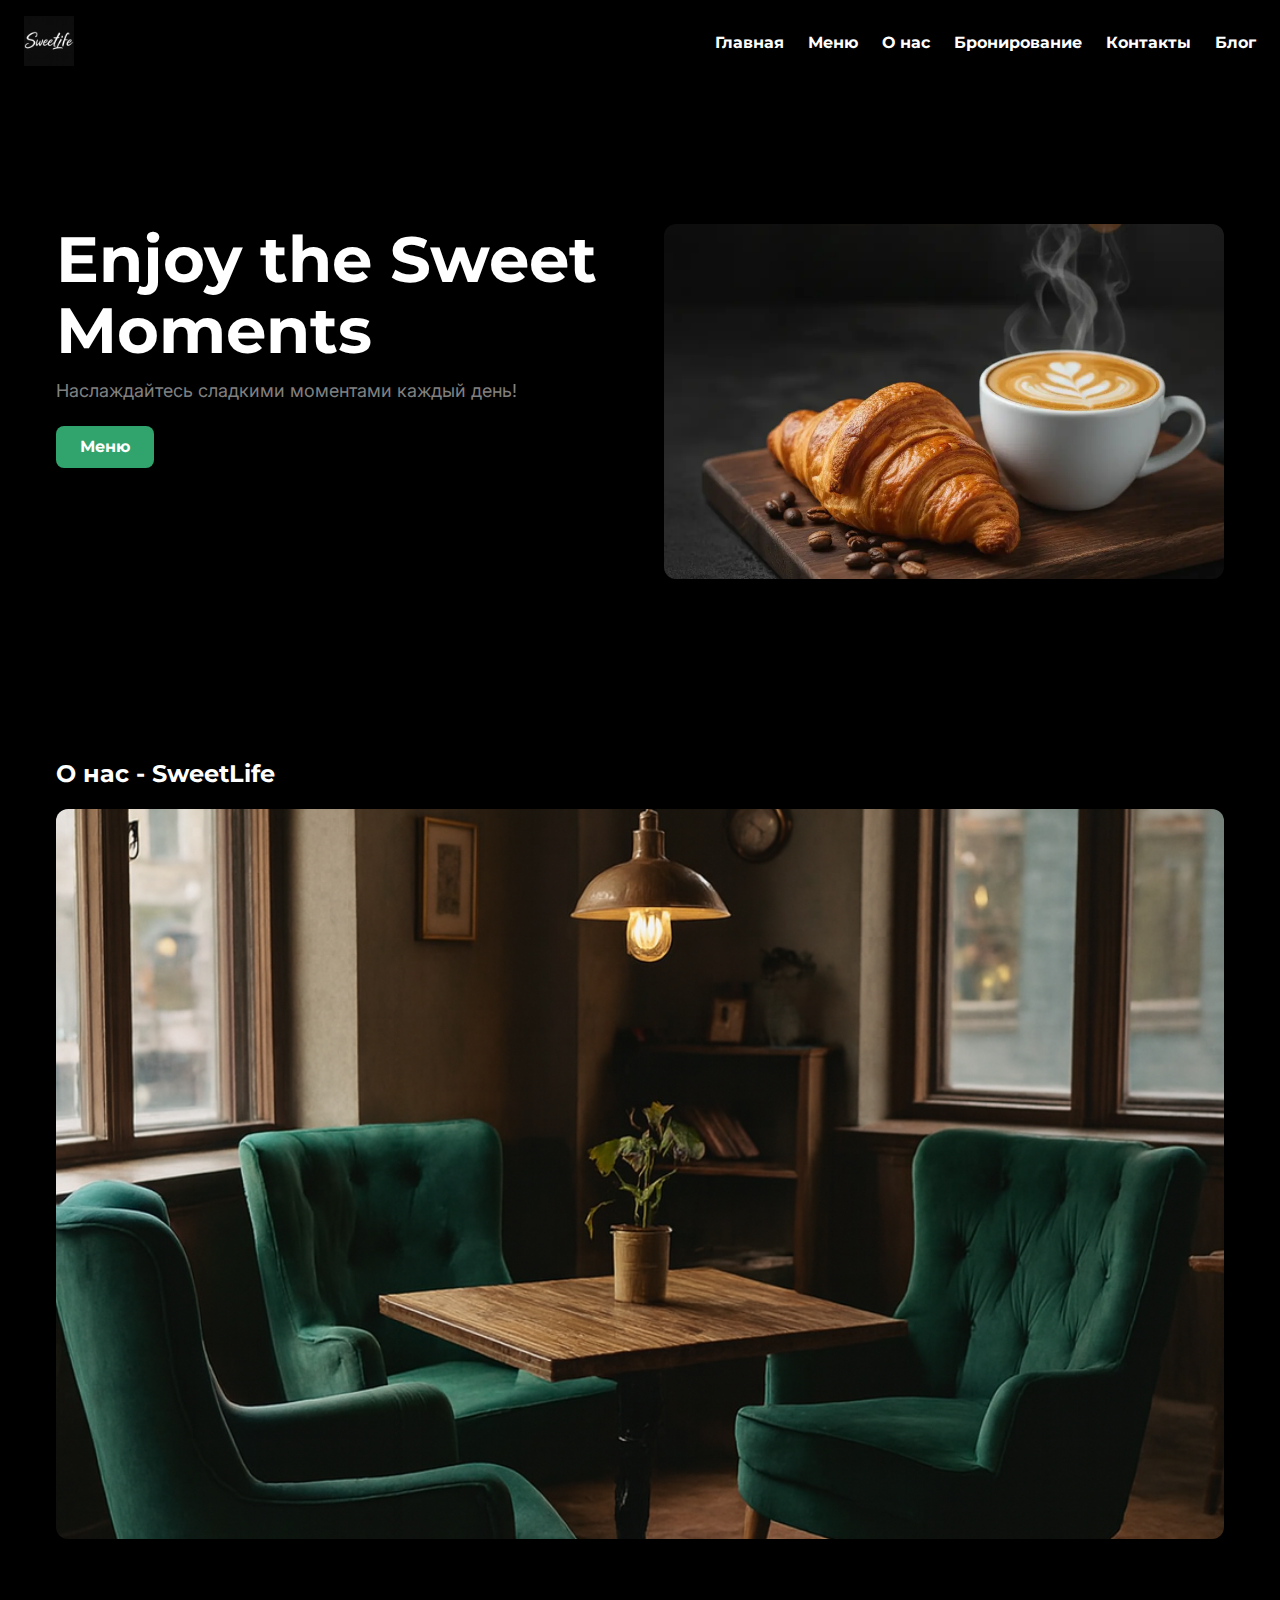
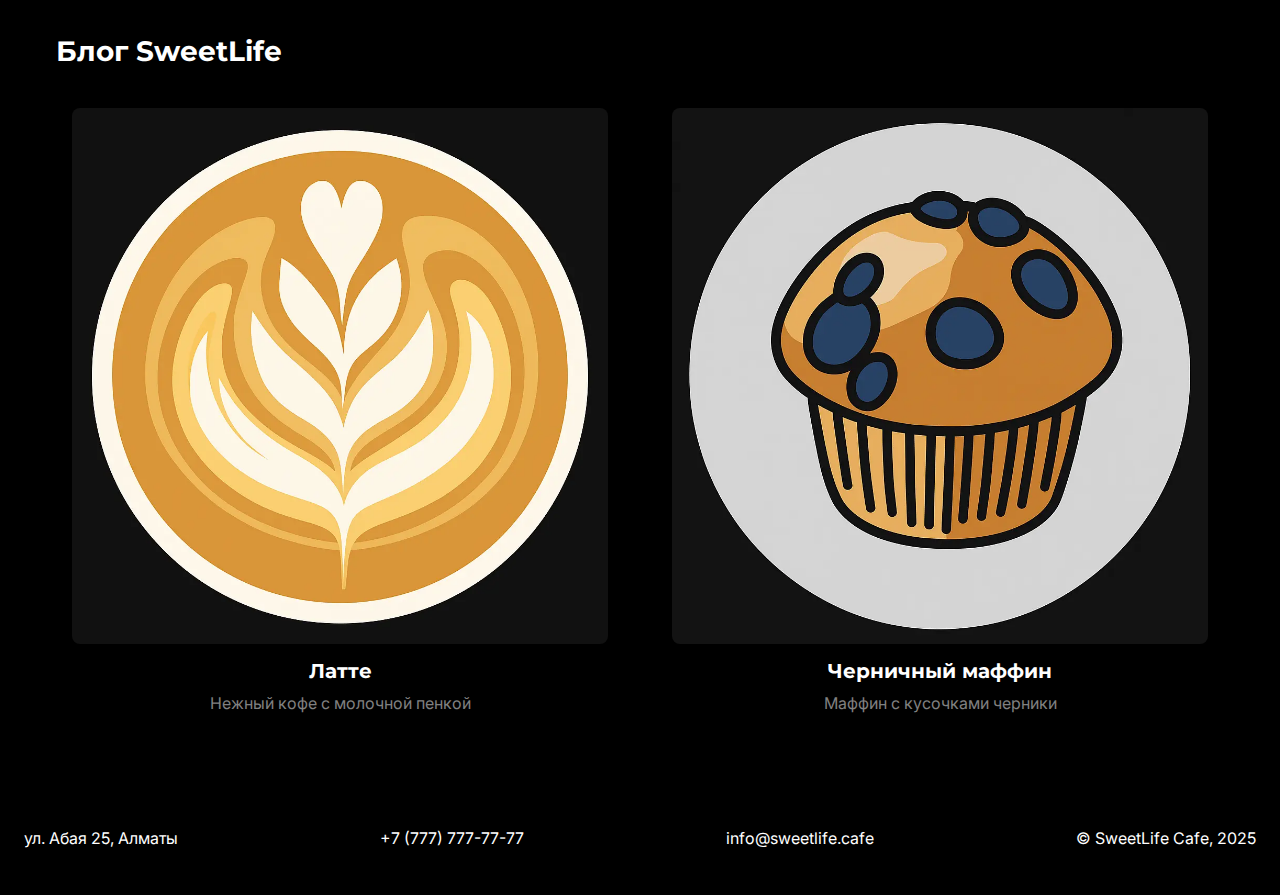
<file: index.html>
<!DOCTYPE html>
<html lang="ru">
<head>
  <meta charset="UTF-8">
  <meta name="viewport" content="width=device-width, initial-scale=1.0">
  <meta name="description" content="Добро пожаловать в SweetLife Cafe — уютное кафе в Алматы с ароматным кофе и свежей выпечкой. Откройте для себя сладкие моменты.">
  <link rel="icon" href="img/favicon.png" type="image/png" sizes="32x32">
  <link rel="preconnect" href="https://fonts.googleapis.com">
  <link rel="preconnect" href="https://fonts.gstatic.com" crossorigin>
  <link href="https://fonts.googleapis.com/css2?family=Inter:wght@400;600&family=Montserrat:wght@600;700&display=swap" rel="stylesheet">
  <link rel="stylesheet" href="css/normalize.css"> <!-- Стиль normalize.css -->
  <link rel="stylesheet" href="css/style.css">       <!-- Общий стиль и hamburger -->
  <link rel="stylesheet" href="css/index.css">       <!-- Специфика главной -->
  <link rel="stylesheet" href="css/responsive.css">  <!-- Адаптивные медиазапросы -->
  <title>Главная | SweetLife</title>
</head>
<body>
  <!-- Header -->
  <header class="site-header">
    <div class="logo">
      <a href="index.html">
        <img src="img/sweetlife-logo.webp" alt="SweetLife Cafe">
      </a>
    </div>

    <!-- Hamburger без JS -->
    <input type="checkbox" id="menu-toggle" class="menu-checkbox" aria-hidden="true">
    <label for="menu-toggle" class="menu-icon" aria-label="Открыть меню">☰</label>

    <nav aria-label="Основная навигация">
      <ul class="nav-links">
        <li><a href="index.html" aria-current="page">Главная</a></li>
        <li><a href="menu.html">Меню</a></li>
        <li><a href="about.html">О нас</a></li>
        <li><a href="reservation.html">Бронирование</a></li>
        <li><a href="contact.html">Контакты</a></li>
        <li><a href="blog.html">Блог</a></li>
      </ul>
    </nav>
  </header>

  <!-- Main -->
  <main>
    <!-- Hero -->
    <section class="hero">
      <div class="hero-container container">
        <div class="hero-text">
          <h1>Enjoy the Sweet Moments</h1>
          <p class="subtitle">Наслаждайтесь сладкими моментами каждый день!</p>
          <a class="btn" href="menu.html">Меню</a>
        </div>
        <div class="hero-media">
          <img src="img/menu-croissant-with-latte-2.webp" alt="Латте и круассан">
        </div>
      </div>
    </section>

    <!-- О нас -->
    <section class="info-row">
      <div class="info-block container">
        <h2><a href="about.html">О нас - SweetLife</a></h2>
        <div class="about-image">
          <img src="img/menu-home-about-us.webp" alt="Интерьер SweetLife Cafe">
        </div>
      </div>
    </section>

    <!-- Блог-превью -->
    <section class="blog-preview">
      <div class="container">
        <h2><a href="blog.html">Блог SweetLife</a></h2>
        <div class="blog-grid">
          <article class="blog-card">
            <img src="img/menu-latte.webp" alt="Латте">
            <h3>Латте</h3>
            <p>Нежный кофе с молочной пенкой</p>
          </article>

          <article class="blog-card">
            <img src="img/menu-blueberry-muffin.webp" alt="Черничный маффин">
            <h3>Черничный маффин</h3>
            <p>Маффин с кусочками черники</p>
          </article>
        </div>
      </div>
    </section>
  </main>

  <!-- Footer -->
    <footer>
    <div class="footer-container">
      <p>ул. Абая 25, Алматы</p>
      <p>+7 (777) 777-77-77</p>
      <p>info@sweetlife.cafe</p>
      <p>© SweetLife Cafe, 2025</p>
    </div>
  </footer>
</body>
</html>
</file>
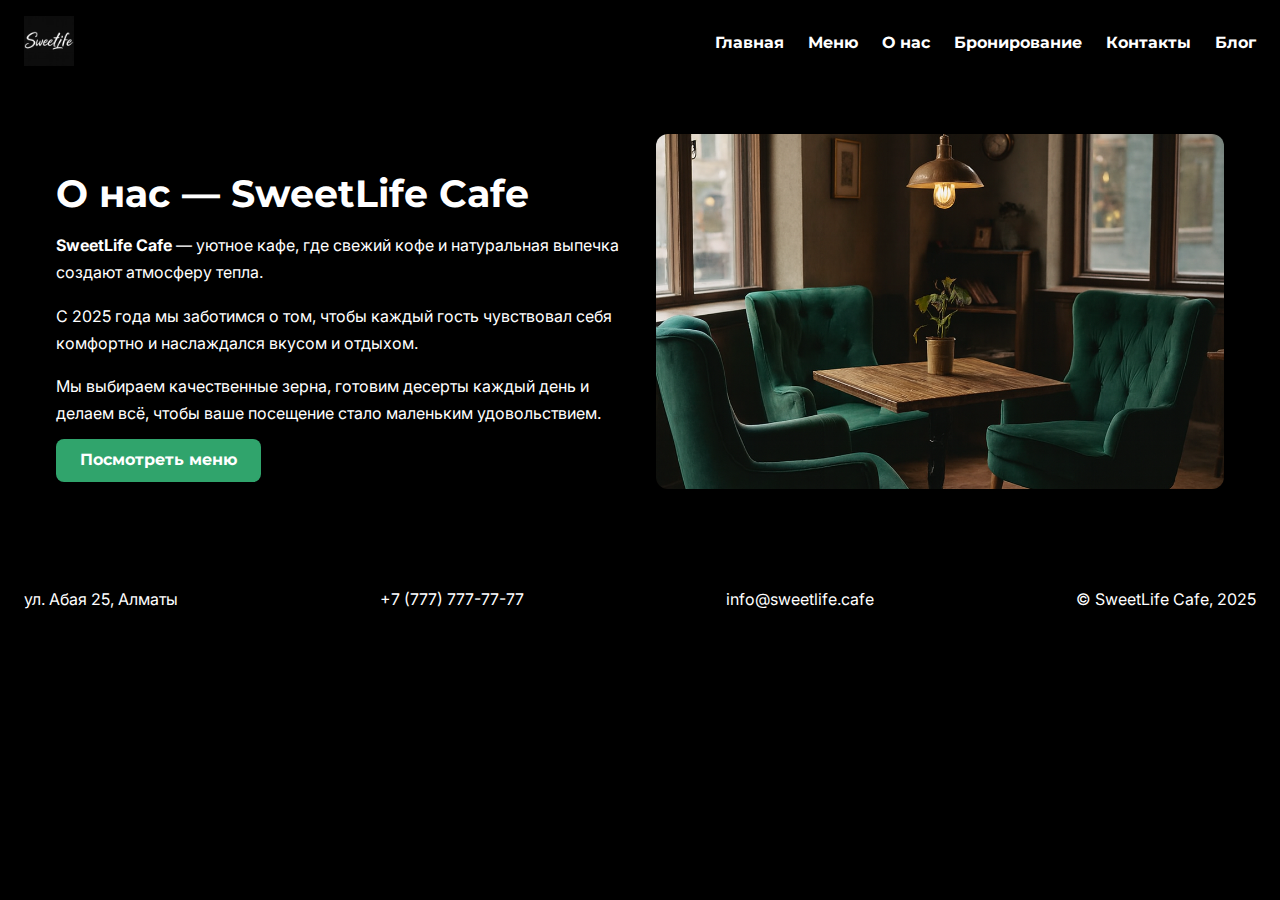
<file: about.html>
<!DOCTYPE html>
<html lang="ru">
<head>
  <meta charset="UTF-8">
  <meta name="viewport" content="width=device-width, initial-scale=1.0">
  <meta name="description" content="Узнайте историю SweetLife Café — с 2025 года мы создаём атмосферу тепла, вкуса и заботы.">
  <link rel="icon" href="img/favicon.png" type="image/png" sizes="32x32">
  <link rel="preconnect" href="https://fonts.googleapis.com">
  <link rel="preconnect" href="https://fonts.gstatic.com" crossorigin>
  <link href="https://fonts.googleapis.com/css2?family=Inter:wght@400;600&family=Montserrat:wght@600;700&display=swap" rel="stylesheet">
  <link rel="stylesheet" href="css/normalize.css"> <!-- Стиль normalize.css -->
  <link rel="stylesheet" href="css/style.css">       <!-- Общий стиль -->
  <link rel="stylesheet" href="css/about.css">       <!-- Специфика страницы -->
  <link rel="stylesheet" href="css/responsive.css">  <!-- Адаптивные медиазапросы -->
  <title>О нас | SweetLife</title>
</head>
<body>
  <!-- Header -->
  <header class="site-header">
    <div class="logo">
      <a href="index.html">
        <img src="img/sweetlife-logo.webp" alt="SweetLife Cafe">
      </a>
    </div>

    <!-- Hamburger без JS -->
    <input type="checkbox" id="menu-toggle" class="menu-checkbox">
    <label for="menu-toggle" class="menu-icon">☰</label>

    <nav>
      <ul class="nav-links">
        <li><a href="index.html">Главная</a></li>
        <li><a href="menu.html">Меню</a></li>
        <li><a href="about.html" aria-current="page">О нас</a></li>
        <li><a href="reservation.html">Бронирование</a></li>
        <li><a href="contact.html">Контакты</a></li>
        <li><a href="blog.html">Блог</a></li>
      </ul>
    </nav>
  </header>

  <!-- Main -->
  <main>
    <section class="about">
      <div class="container about-grid">
        <div class="about-text">
          <h1>О нас — SweetLife Cafe</h1>
          <p><span class="highlight">SweetLife Cafe</span> — уютное кафе, где свежий кофе и натуральная выпечка создают атмосферу тепла.</p>
          <p>С 2025 года мы заботимся о том, чтобы каждый гость чувствовал себя комфортно и наслаждался вкусом и отдыхом.</p>
          <p>Мы выбираем качественные зерна, готовим десерты каждый день и делаем всё, чтобы ваше посещение стало маленьким удовольствием.</p>
          <a class="btn" href="menu.html">Посмотреть меню</a>
        </div>
        <div class="about-image">
          <img src="img/menu-home-about-us.webp" alt="Интерьер SweetLife Cafe">
        </div>
      </div>
    </section>
  </main>

  <!-- Footer -->
  <footer>
    <div class="footer-container">
      <p>ул. Абая 25, Алматы</p>
      <p>+7 (777) 777-77-77</p>
      <p>info@sweetlife.cafe</p>
      <p>© SweetLife Cafe, 2025</p>
    </div>
  </footer>
</body>
</html>
</file>
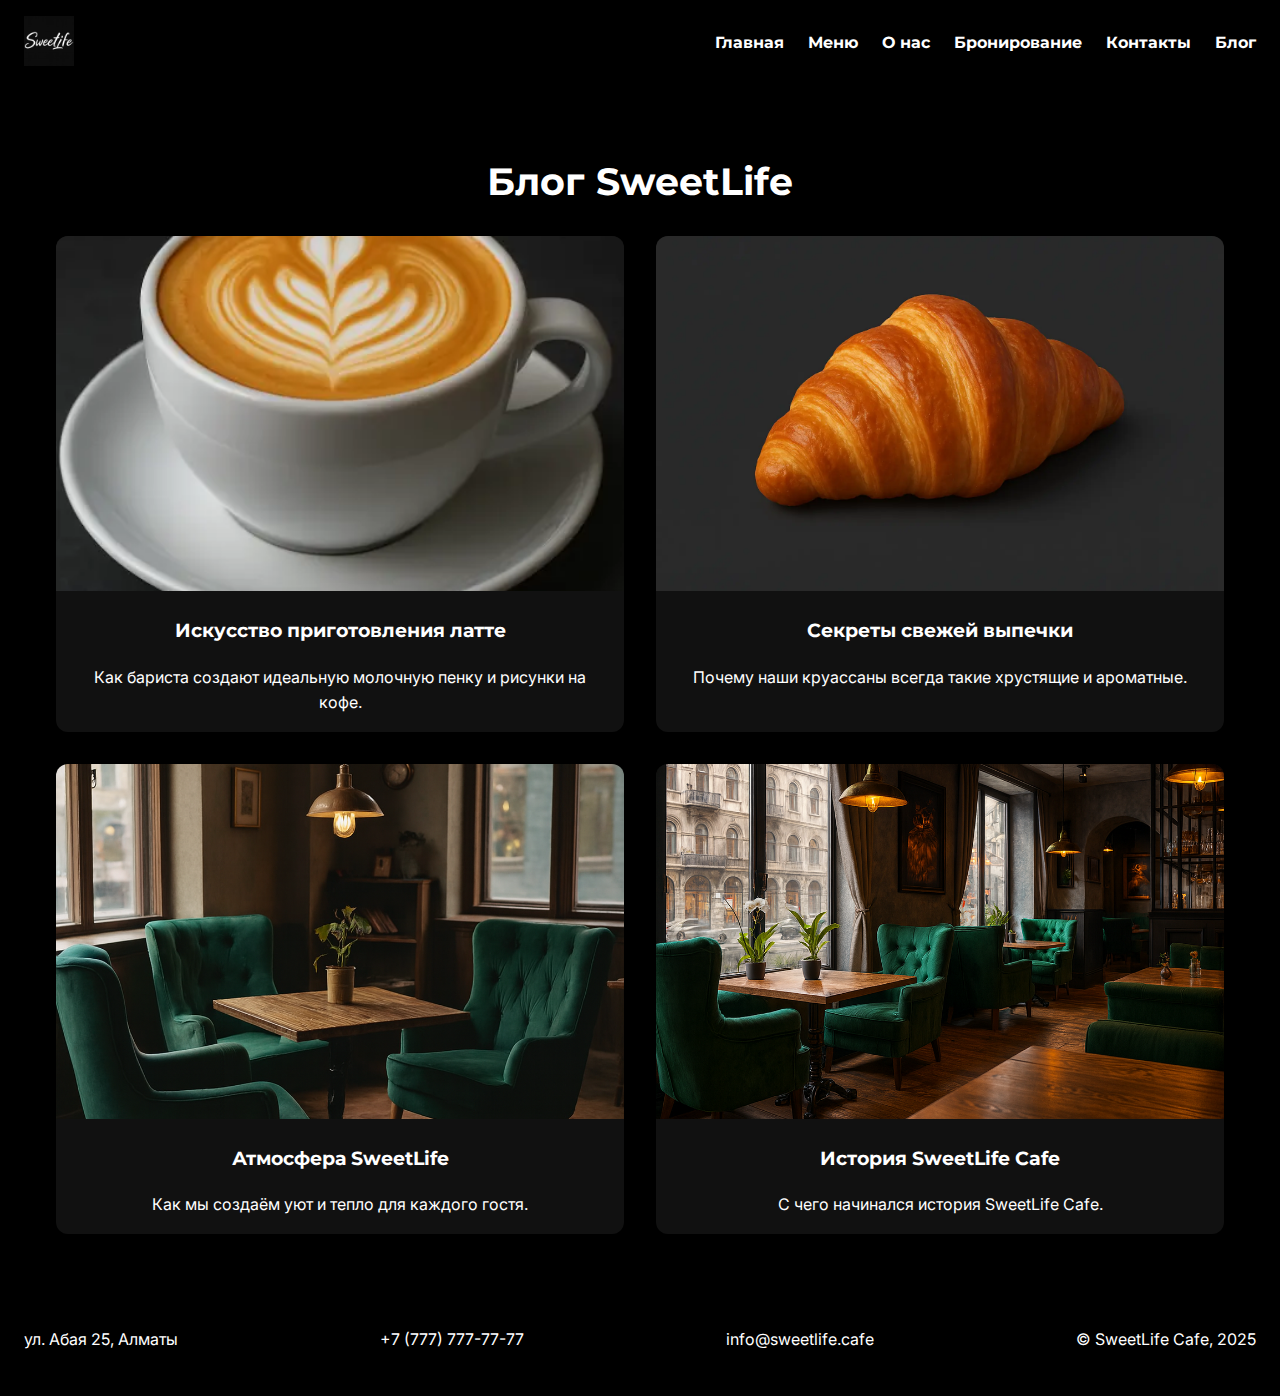
<file: blog.html>
<!DOCTYPE html> 
<html lang="ru">
<head>
  <meta charset="UTF-8">
  <meta name="viewport" content="width=device-width, initial-scale=1.0">
  <meta name="description" content="Блог SweetLife — вдохновение, вкус и уют в каждой статье.">
  <link rel="icon" href="img/favicon.png" type="image/png" sizes="32x32">  
  <link rel="preconnect" href="https://fonts.googleapis.com">
  <link rel="preconnect" href="https://fonts.gstatic.com" crossorigin>
  <link href="https://fonts.googleapis.com/css2?family=Inter:ital,opsz,wght@0,14..32,100..900;1,14..32,100..900&family=Montserrat:ital,wght@0,100..900;1,100..900&display=swap" rel="stylesheet">
  <link rel="stylesheet" href="css/normalize.css"> <!-- Стиль normalize.css -->
  <link rel="stylesheet" href="css/style.css"> <!-- Общий стиль -->
  <link rel="stylesheet" href="css/blog.css"> <!-- Специфика страницы -->
  <link rel="stylesheet" href="css/responsive.css"> <!-- Адаптивные медиазапросы -->
  <title>Блог | SweetLife</title>
</head>
<body>
  <!-- Header -->
  <header class="site-header">
    <div class="logo">
      <a href="index.html">
        <img src="img/sweetlife-logo.webp" alt="SweetLife Cafe">
      </a>
    </div>

    <!-- Hamburger без JS -->
    <input type="checkbox" id="menu-toggle" class="menu-checkbox">
    <label for="menu-toggle" class="menu-icon">☰</label>

    <nav>
      <ul class="nav-links">
        <li><a href="index.html">Главная</a></li>
        <li><a href="menu.html">Меню</a></li>
        <li><a href="about.html">О нас</a></li>
        <li><a href="reservation.html">Бронирование</a></li>
        <li><a href="contact.html">Контакты</a></li>
        <li><a href="blog.html" aria-current="page">Блог</a></li>
      </ul>
    </nav>
  </header>


    <!-- Main -->
    <main>
      <section class="blog">
        <div class="container">
        <h1>Блог SweetLife</h1>
          <div class="blog-grid">
            <article class="blog-card">
              <img src="img/menu-cup-of-latte.webp" alt="Латте">
              <h3>Искусство приготовления латте</h3>
              <p>Как бариста создают идеальную молочную пенку и рисунки на кофе.</p>
            </article>

            <article class="blog-card">
              <img src="img/menu-croissant.webp" alt="Круассан">
              <h3>Секреты свежей выпечки</h3>
              <p>Почему наши круассаны всегда такие хрустящие и ароматные.</p>
            </article>

            <article class="blog-card">
              <img src="img/menu-home-about-us.webp" alt="Интерьер кафе SweetLife Cafe">
              <h3>Атмосфера SweetLife</h3>
              <p>Как мы создаём уют и тепло для каждого гостя.</p>
            </article>

            <article class="blog-card">
              <img src="img/menu-home-about-us-blog.webp" alt="История SweetLife Cafe">
              <h3>История SweetLife Cafe</h3>
              <p>С чего начинался история SweetLife Cafe.</p>
            </article>
          </div>
        </div>
      </section>
    </main>

<!-- Footer-->
  <footer>
    <div class="footer-container">
      <p>ул. Абая 25, Алматы</p>
      <p>+7 (777) 777-77-77</p>
      <p>info@sweetlife.cafe</p>
      <p>© SweetLife Cafe, 2025</p>
    </div>
  </footer>
</body>
</html>
</file>
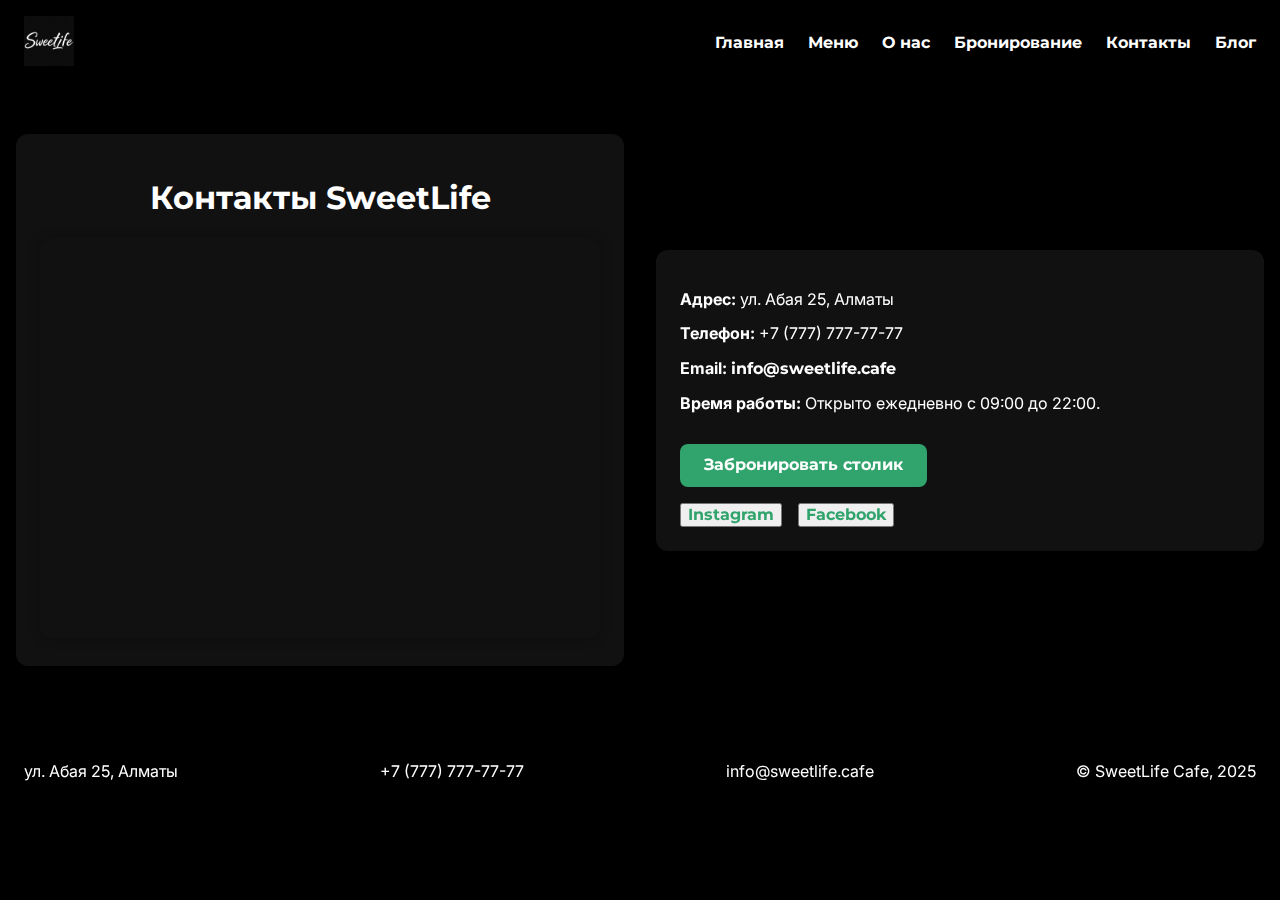
<file: contact.html>
<!DOCTYPE html> 
<html lang="ru">
<head>
  <meta charset="UTF-8">
  <meta name="viewport" content="width=device-width, initial-scale=1.0">
  <meta name="description" content="Свяжитесь с SweetLife Cafe: адрес, телефон, email и карта проезда. Мы всегда рады гостям.">
  <link rel="icon" href="img/favicon.png" type="image/png" sizes="32x32">
  <link rel="preconnect" href="https://fonts.googleapis.com">
  <link rel="preconnect" href="https://fonts.gstatic.com" crossorigin>
  <link href="https://fonts.googleapis.com/css2?family=Inter:ital,opsz,wght@0,14..32,100..900;1,14..32,100..900&family=Montserrat:ital,wght@0,100..900;1,100..900&display=swap" rel="stylesheet">
  <link rel="stylesheet" href="css/normalize.css"> <!-- Стиль normalize.css -->
  <link rel="stylesheet" href="css/style.css"> <!-- Общий стиль -->
  <link rel="stylesheet" href="css/contact.css"> <!-- Специфика страницы -->
  <link rel="stylesheet" href="css/responsive.css"> <!-- Адаптивные медиазапросы -->
  <title>Контакты | SweetLife</title>
</head>
<body>
  <!-- Header -->
  <header class="site-header">
    <div class="logo">
      <a href="index.html">
        <img src="img/sweetlife-logo.webp" alt="SweetLife Cafe">
      </a>
    </div>

    <!-- Hamburger без JS -->
    <input type="checkbox" id="menu-toggle" class="menu-checkbox">
    <label for="menu-toggle" class="menu-icon">☰</label>

    <nav>
      <ul class="nav-links">
        <li><a href="index.html">Главная</a></li>
        <li><a href="menu.html">Меню</a></li>
        <li><a href="about.html">О нас</a></li>
        <li><a href="reservation.html">Бронирование</a></li>
        <li><a href="contact.html" aria-current="page">Контакты</a></li>
        <li><a href="blog.html">Блог</a></li>
      </ul>
    </nav>
  </header>


    <!-- Main -->
    <main>
      <section class="contact-grid">
      <!-- Блок карты -->
      <div class="contact-map">
         <h1>Контакты SweetLife</h1>
        <iframe src="https://www.google.com/maps/d/embed?mid=19Z7n4ICot5fgNyzFHpx81F4g-TTgGeM&ehbc=2E312F&noprof=1"
          title="Карта SweetLife Cafe" 
          aria-label="Карта с расположением SweetLife Café на ул. Абая 25, Алматы" 
          width="100%" 
          height="400"
          style="border:0; border-radius:12px;" 
          allowfullscreen="" 
          loading="lazy">
        </iframe>
      </div>

      <!-- Блок информации -->
      <div class="contact-info">
        <p><strong>Адрес:</strong> ул. Абая 25, Алматы</p>
        <p><strong>Телефон:</strong> +7 (777) 777-77-77</p>
        <p><strong>Email:</strong> <a href="mailto:info@sweetlife.cafe">info@sweetlife.cafe</a></p>
        <p><strong>Время работы:</strong> Открыто ежедневно с 09:00 до 22:00.</p>

      <!-- Кнопка бронирования -->
        <a class="btn" href="reservation.html">Забронировать столик</a>

      <!-- Соцсети -->
        <div class="social-links">
          <button>Instagram</button>
          <button>Facebook</button>
        </div>
      </div>
    </section>
  </main>

<!-- Footer-->
  <footer>
    <div class="footer-container">
      <p>ул. Абая 25, Алматы</p>
      <p>+7 (777) 777-77-77</p>
      <p>info@sweetlife.cafe</p>
      <p>© SweetLife Cafe, 2025</p>
    </div>
  </footer>
</body>
</html>
</file>
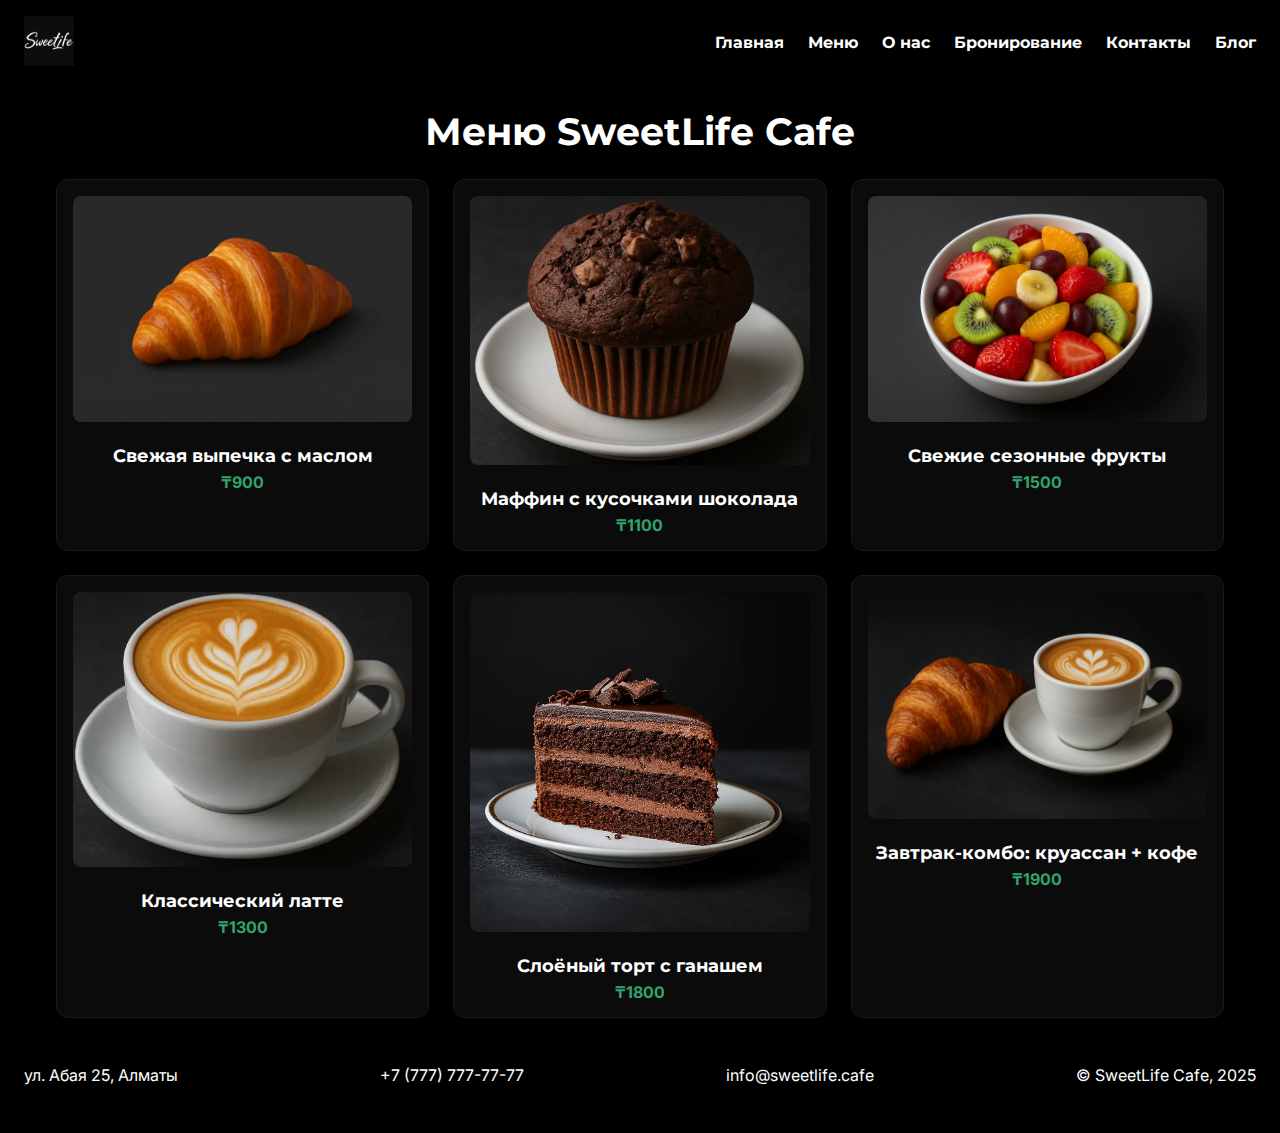
<file: menu.html>
<!DOCTYPE html>
<html lang="ru">
<head>
  <meta charset="UTF-8">
  <meta name="viewport" content="width=device-width, initial-scale=1.0">
  <meta name="description" content="Ознакомьтесь с меню SweetLife Cafe: свежие десерты, авторский кофе и натуральные ингредиенты каждый день.">
  <link rel="icon" href="img/favicon.png" type="image/png" sizes="32x32">
  <link rel="preconnect" href="https://fonts.googleapis.com">
  <link rel="preconnect" href="https://fonts.gstatic.com" crossorigin>
  <link href="https://fonts.googleapis.com/css2?family=Inter:wght@400;600&family=Montserrat:wght@600;700&display=swap" rel="stylesheet">
  <link rel="stylesheet" href="css/normalize.css"> <!-- Стиль normalize.css -->
  <link rel="stylesheet" href="css/style.css">       <!-- Общий стиль -->
  <link rel="stylesheet" href="css/menu.css">        <!-- Специфика меню -->
  <link rel="stylesheet" href="css/responsive.css">  <!-- Адаптивные медиазапросы -->
  <title>Меню | SweetLife</title>
</head>
<body>
  <!-- Header -->
  <header class="site-header">
    <div class="logo">
      <a href="index.html">
        <img src="img/sweetlife-logo.webp" alt="SweetLife Cafe">
      </a>
    </div>

    <!-- Hamburger без JS -->
    <input type="checkbox" id="menu-toggle" class="menu-checkbox">
    <label for="menu-toggle" class="menu-icon">☰</label>

    <nav>
      <ul class="nav-links">
        <li><a href="index.html">Главная</a></li>
        <li><a href="menu.html" aria-current="page">Меню</a></li>
        <li><a href="about.html">О нас</a></li>
        <li><a href="reservation.html">Бронирование</a></li>
        <li><a href="contact.html">Контакты</a></li>
        <li><a href="blog.html">Блог</a></li>
      </ul>
    </nav>
  </header>

  <!-- Main -->
  <main>
    <section class="menu">
      <div class="container">
        <h1>Меню SweetLife Cafe</h1>
        <div class="menu-grid">
          <div class="menu-item">
            <img src="img/menu-croissant.webp" alt="Круассан">
            <h3>Свежая выпечка с маслом</h3>
            <p class="price">₸900</p>
          </div>

          <div class="menu-item">
            <img src="img/menu-chocolate-muffin.webp" alt="Шоколадный маффин">
            <h3>Маффин с кусочками шоколада</h3>
            <p class="price">₸1100</p>
          </div>

          <div class="menu-item">
            <img src="img/menu-fruit-salad-menu.webp" alt="Фруктовая тарелка">
            <h3>Свежие сезонные фрукты</h3>
            <p class="price">₸1500</p>
          </div>

          <div class="menu-item">
            <img src="img/menu-cup-of-latte.webp" alt="Кружка латте">
            <h3>Классический латте</h3>
            <p class="price">₸1300</p>
          </div>

          <div class="menu-item">
            <img src="img/menu-chocolate-cake.webp" alt="Шоколадный торт">
            <h3>Слоёный торт с ганашем</h3>
            <p class="price">₸1800</p>
          </div>

          <div class="menu-item">
            <img src="img/menu-croissant-with-latte-1.webp" alt="Круассан с латте">
            <h3>Завтрак-комбо: круассан + кофе</h3>
            <p class="price">₸1900</p>
          </div>
        </div>
      </div>
    </section>
  </main>

  <!-- Footer -->
  <footer>
    <div class="footer-container">
      <p>ул. Абая 25, Алматы</p>
      <p>+7 (777) 777-77-77</p>
      <p>info@sweetlife.cafe</p>
      <p>© SweetLife Cafe, 2025</p>
    </div>
  </footer>
</body>
</html>
</file>
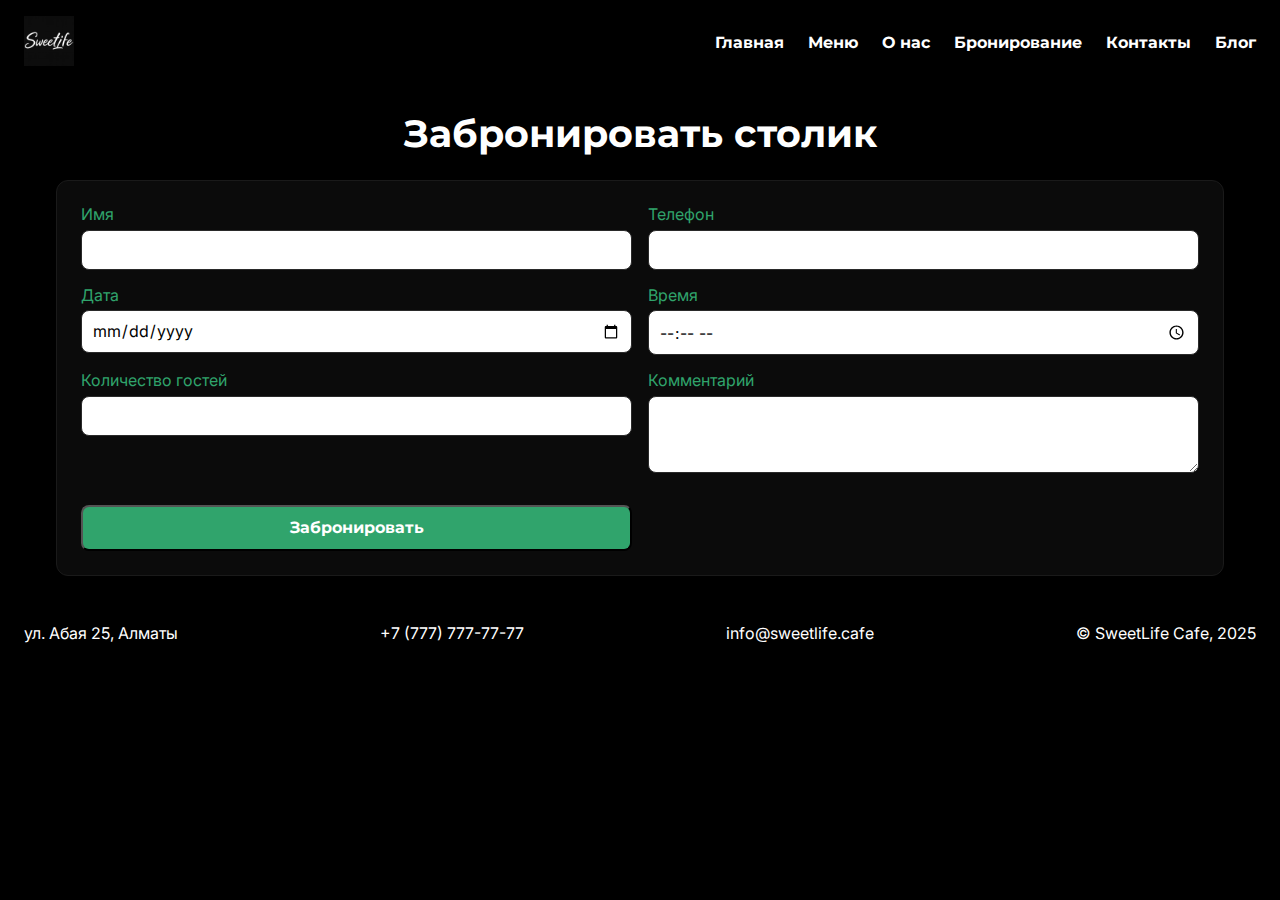
<file: reservation.html>
<!DOCTYPE html>
<html lang="ru">
<head>
  <meta charset="UTF-8">
  <meta name="viewport" content="width=device-width, initial-scale=1.0">
  <meta name="description" content="Забронируйте столик в SweetLife Café онлайн — быстро, удобно и без звонков. Мы ждём вас!">
  <link rel="icon" href="img/favicon.png" type="image/png" sizes="32x32">
  <link rel="preconnect" href="https://fonts.googleapis.com">
  <link rel="preconnect" href="https://fonts.gstatic.com" crossorigin>
  <link href="https://fonts.googleapis.com/css2?family=Inter:wght@400;600&family=Montserrat:wght@600;700&display=swap" rel="stylesheet">
  <link rel="stylesheet" href="css/normalize.css"> <!-- Стиль normalize.css -->
  <link rel="stylesheet" href="css/style.css">       <!-- Общий стиль -->
  <link rel="stylesheet" href="css/reservation.css"> <!-- Специфика страницы -->
  <link rel="stylesheet" href="css/responsive.css"> <!-- Адаптивные медиазапросы -->
  <title>Бронирование | SweetLife</title>
</head>
<body>
  <!-- Header -->
  <header class="site-header">
    <div class="logo">
      <a href="index.html">
        <img src="img/sweetlife-logo.webp" alt="SweetLife Cafe">
      </a>
    </div>

    <!-- Hamburger без JS -->
    <input type="checkbox" id="menu-toggle" class="menu-checkbox">
    <label for="menu-toggle" class="menu-icon">☰</label>

    <nav>
      <ul class="nav-links">
        <li><a href="index.html">Главная</a></li>
        <li><a href="menu.html">Меню</a></li>
        <li><a href="about.html">О нас</a></li>
        <li><a href="reservation.html" aria-current="page">Бронирование</a></li>
        <li><a href="contact.html">Контакты</a></li>
        <li><a href="blog.html">Блог</a></li>
      </ul>
    </nav>
  </header>

  <!-- Main -->
  <main>
    <section class="reservation">
      <div class="container">
        <h1>Забронировать столик</h1>
        <form class="form-grid">
          <div class="form-field">
            <label for="name">Имя</label>
            <input type="text" id="name" name="name" required>
          </div>

          <div class="form-field">
            <label for="phone">Телефон</label>
            <input type="tel" id="phone" name="phone" required>
          </div>

          <div class="form-field">
            <label for="date">Дата</label>
            <input type="date" id="date" name="date" required>
          </div>

          <div class="form-field">
            <label for="time">Время</label>
            <input type="time" id="time" name="time" required>
          </div>

          <div class="form-field">
            <label for="guests">Количество гостей</label>
            <input type="number" id="guests" name="guests" min="1" max="20" required>
          </div>

          <div class="form-field">
            <label for="notes">Комментарий</label>
            <textarea id="notes" name="notes" rows="3"></textarea>
          </div>

          <button type="submit" class="btn">Забронировать</button>
        </form>
      </div>
    </section>
  </main>

  <!-- Footer -->
  <footer>
    <div class="footer-container">
      <p>ул. Абая 25, Алматы</p>
      <p>+7 (777) 777-77-77</p>
      <p>info@sweetlife.cafe</p>
      <p>© SweetLife Cafe, 2025</p>
    </div>
  </footer>
</body>
</html>
</file>
<file: css/style.css>
:root {
  --bg: #000;
  --text: #fff;
  --muted: #808080;
  --accent: #30a46c;
  --accent-hover: #1e7e4e;
  --radius: 12px;
}

* { box-sizing: border-box; }
html, body { 
  margin: 0;
  padding: 0; 
}
body {
   background-color: var(--bg);
   color: var(--text); 
}

/* Шапка */
.site-header {
  position: relative;
  display: flex;
  align-items: center;
  justify-content: space-between;
  padding: 16px 24px;
}
.logo a {
   display: inline-block; 
   text-decoration: none; 
  }
.logo img { 
  height: 50px; 
  width: auto; 
}

/* Навигация */
.nav-links {
  display: flex;
  gap: 24px;
  list-style: none;
  margin: 0;
  padding: 0;
}
.nav-links a {
  color: var(--text);
  text-decoration: none;
  font-size: 16px;
  font-family: 'Montserrat', sans-serif;
  font-weight: 700;
  transition: color 0.3s ease;
}
.nav-links a:hover {
   color: var(--accent);
   text-decoration: underline; 
   opacity: 0.7; 
  }

/* Hamburger без JS */
.menu-checkbox { 
  display: none; 
}
.menu-icon {
  display: none;
  font-size: 28px;
  color: var(--text);
  background: none;
  border: none;
  cursor: pointer;

 /* Добавляем позиционирование */
  position: absolute;
  top: 16px;
  right: 24px;
  z-index: 1000;
}

/* Футер */
.footer-container {
  display: flex;
  flex-wrap: wrap;
  font-family: 'Inter', sans-serif;
  gap: 16px 24px;
  justify-content: space-between;
  align-items: center;
  padding: 32px 24px;
}

/* Контейнер */
.container {
  max-width: 1200px;
  margin: 0 auto;
  padding: 0 16px;
}


/* Адаптивная навигация */
@media (max-width: 768px) {
  .menu-icon { 
    display: block;
    font-family: 'Inter', sans-serif; 
  }
  .nav-links {
    display: none;
    position: absolute;
    top: 64px;
    right: 0;
    left: 0;
    flex-direction: column;
    gap: 16px;
    background: var(--bg);
    padding: 16px;
    border-top: 1px solid var(--bg);
  }
  .menu-checkbox:checked ~ nav .nav-links {
     display: flex; 
  }
}
</file>
<file: css/index.css>
/* Hero */
.hero {
  background-color: var(--bg);
  min-height: 70vh;
  display: flex;
  align-items: center;
}
.hero .hero-container {
  display: flex;
  justify-content: space-between;
  gap: 48px;
  padding: 48px 16px;
}
.hero-text {
   max-width: 560px;
 }

.hero-text h1 {
  font-family: 'Montserrat', sans-serif;
  font-size: clamp(2rem, 5vw, 4rem);
  line-height: 1.1;
  margin: 0 0 16px;
}
.hero-text .subtitle {
  font-family: 'Inter', sans-serif;
  font-size: 18px;
  color: var(--muted);
  margin: 0 0 24px;
}
.btn {
  display: inline-block;
  font-family: 'Montserrat', sans-serif;
  background-color: var(--accent);
  color: var(--text);
  padding: 12px 24px;
  border-radius: 8px;
  font-weight: 700;
  text-decoration: none;
  transition: background-color 0.3s ease, transform 0.3s ease;
}
.btn:hover { 
  background-color: var(--accent-hover);
  text-decoration: underline;
  opacity: 0.7; 
}

/* Hero image */
.hero-media { 
  flex: 1;
  max-width: 680px;
}
.hero-media img {
 width: 100%;
 height: 100%;
 object-fit: cover;
 border-radius: var(--radius);
 aspect-ratio: 16/10; 
}

/* О нас */
.info-row { 
  padding: 24px 0; 
}
.info-block h2 a {
  color: var(--text);
  font-family: 'Montserrat', sans-serif;
  font-weight: 700;
  text-decoration: none;
  transition: color 0.3s ease;
}
.info-block h2 a:hover { 
  color: var(--accent); 
  text-decoration: underline;
  opacity: 0.7;
 }

.about-image img {
  width: 100%; 
  height: 100%; 
  object-fit: cover;
  border-radius: var(--radius);
  aspect-ratio: 16/10; 
}

/* Блог-превью */
.blog-preview { 
  padding: 48px 16px;
  color: var(--text); 
}
.blog-preview h2 a {
  font-size: 28px;
  color: var(--text);
  font-family: 'Montserrat', sans-serif;
  text-decoration: none;
  transition: color 0.3s ease;
}
.blog-preview h2 a:hover {
   color: var(--accent); 
   text-decoration: underline; 
   opacity: 0.7;
  }
.blog-grid {
  display: grid;
  grid-template-columns: repeat(2, 1fr);
  gap: 32px;
  margin-top: 24px;
}
.blog-card {
  border-radius: var(--radius);
  padding: 16px;
  transition: transform 0.3s ease;
}
.blog-card:hover {
  transform: translateY(-4px);
  opacity: 0.7; 
}
.blog-card img {
  width: 100%;
  height: auto;
  object-fit: cover;
  border-radius: 8px;
  margin-bottom: 12px;
}
.blog-card h3 {
  font-family: 'Montserrat', sans-serif;
  font-size: 20px;
  color: var(--text);
  margin: 0 0 8px;
  text-align: center;
}
.blog-card p {
  font-family: 'Inter', sans-serif;
  font-size: 16px; 
  line-height: 1.6; color: var(--muted);
  margin: 0;
  text-align: center;
}
</file>
<file: css/responsive.css>
/* 📱 Мобильные устройства (до 480px) */
@media (max-width: 480px) {
  .site-header {
    flex-direction: row;
    align-items: center;
  }
  .hero .hero-container {
    flex-direction: column;
    text-align: center;
    gap: 24px;
  }
  .hero-text h1 {
    font-size: clamp(1.6rem, 8vw, 2.2rem);
  }
  .hero-text .subtitle {
    font-size: 16px;
  }
  .hero-media {
    max-width: 100%;
  }
  .blog-grid {
    grid-template-columns: 1fr;
    gap: 24px;
  }
  .footer-container {
    justify-content: center;
    text-align: center;
  }
  .btn {
    display: block;
    width: 100%;
    text-align: center;
    padding: 10px;
    font-size: 14px;
  }
  .nav-links {
    gap: 10px;
  }
  p {
    font-size: 14px;
    line-height: 1.5;
  }
}

/* 📱 Планшеты и ноутбуки (до 1024px) */
@media (max-width: 1024px) {
  .hero .hero-container {
    flex-direction: column;
    text-align: center;
    justify-content: center;
    align-items: center;
    gap: 32px;
    padding: 40px 16px;
  }
  .hero-media {
    max-width: 90%;
    margin: 0 auto;
  }
  .blog-grid {
    grid-template-columns: 1fr;
    gap: 24px;
  }
  .menu-grid {
    grid-template-columns: repeat(2, 1fr);
  }
  .about-grid {
    grid-template-columns: 1fr;
    text-align: center;
  }
  .about-image img {
    max-width: 90%;
    margin: 0 auto;
  }
  .form-grid {
    grid-template-columns: 1fr;
  }
  .form-grid .btn {
    width: 100%;
  }
  .contact-grid {
    grid-template-columns: 1fr;
    gap: 24px;
  }
  .contact-info, .contact-map {
    padding: 16px;
  }
  .social-links {
    display: flex;
    justify-content: flex-start;
  }
}

/* 📱 Средние планшеты (до 640px) */
@media (max-width: 640px) {
  .menu-grid {
    grid-template-columns: 1fr;
  }
}
</file>
<file: css/about.css>
/* Сетка О нас */
.about-grid {
  display: grid;
  grid-template-columns: 1fr 1fr;
  gap: 32px;
  padding: 48px 16px;
  align-items: center;
}

/* Текст */
.about-text h1 {
  font-family: 'Montserrat', sans-serif;
  font-size: clamp(1.8rem, 4vw, 2.4rem);
  margin-bottom: 16px;
}
.about-text p {
  font-family: 'Inter', sans-serif;
  font-size: 16px;
  line-height: 1.7;
  color: var(--text);
  margin-bottom: 12px;
}
.about-text .highlight {
  color: var(--text);
  font-weight: 700;
}
.about-text .btn {
  display: inline-block;
  font-family: 'Montserrat', sans-serif;
  background-color: var(--accent);
  color: var(--text);
  padding: 12px 24px;
  border-radius: 8px;
  font-weight: 700;
  text-decoration: none;
  transition: background-color 0.3s ease, transform 0.3s ease;
}
.about-text .btn:hover {
  color: var(--text);
  text-decoration: underline;
  opacity: 0.7;
}

/* Фото */
.about-image img {
  width: 100%;
  height: auto;
  border-radius: var(--radius);
  object-fit: cover;
  aspect-ratio: 16/10;
}
</file>
<file: css/blog.css>
/* Сетка блога */
.blog {
  padding: 48px 16px;
}

.blog h1 {
  font-family: 'Montserrat', sans-serif;
  font-size: clamp(1.8rem, 4vw, 2.4rem);
  margin-bottom: 32px;
  text-align: center;
}

/* Карточки блога */
.blog-grid {
  display: grid;
  grid-template-columns: repeat(2, 1fr);
  gap: 32px;
}

.blog-card {
  background: #111;
  border-radius: var(--radius);
  overflow: hidden;
  transition: transform 0.3s ease;
}
.blog-card:hover {
  transform: translateY(-4px);
  opacity: 0.7;
}
.blog-card img {
  width: 100%;
  height: auto;
  object-fit: cover;
  aspect-ratio: 16/10; 
}
.blog-card h3 {
  font-family: 'Montserrat', sans-serif;
  font-size: 1.2rem;
  line-height: 1.6;
  color: var(--text);
  text-align: center;
}
.blog-card p {
  font-family: 'Inter', sans-serif;
  font-size: 16px;
  line-height: 1.6; 
  color: var(--text);
  margin: 16px;
  text-align: center;
}
</file>
<file: css/contact.css>
/* Сетка Контактов */
.contact-grid {
  display: grid;
  grid-template-columns: 1fr 1fr;
  gap: 32px;
  padding: 48px 16px;
  justify-content: center;
  align-items: center;
}

/* Карта и блок информации */
.contact-info, .contact-map {
  background: #111;
  padding: 24px;
  border-radius: var(--radius);
}
.contact-map h1 {
    display: flex;
    font-family: 'Montserrat', sans-serif;
    font-weight: 700;
    justify-content: center;
    align-items: center;
}
 /* Фон Google My Maps */
.contact-map iframe {
  border-radius: var(--radius);
  box-shadow: 0 0 12px rgba(0, 0, 0, 0.3);
}

/* Кнопка бронирования */
.contact-info .btn {
  display: inline-block;
  font-family: 'Montserrat', sans-serif;
  background-color: var(--accent);
  color: var(--text);
  padding: 12px 24px;
  border-radius: 8px;
  font-weight: 700;
  text-decoration: none;
  margin-top: 16px;
  transition: background-color 0.3s ease, transform 0.3s ease;
}
.contact-info .btn:hover {
  background-color: var(--accent-hover);
  color: var(--text);
  text-decoration: underline;
  opacity: 0.7;
}
.contact-info p {
    font-family: 'Inter', sans-serif;
    font-weight: 400;
}
.contact-info a {
    font-family: 'Montserrat', sans-serif;
    font-weight: 700;
    color: var(--text);
    text-decoration: none;
}
.contact-info a:hover{
    font-family: 'Montserrat', sans-serif;
    font-weight: 700;
    color: var(--accent);
    text-decoration:underline;
    opacity: 0.7;
}

/* Соцсети */
.social-links {
  margin-top: 16px;
  display: flex;
  gap: 16px;
}
.social-links, button {
  color: var(--accent);
  font-family: 'Montserrat', sans-serif;
  font-weight: 700;
  text-decoration: none;
  transition: color 0.3s ease;
}
.social-links button:hover {
  color: var(--accent-hover);
  text-decoration: none;
  opacity: 0.7;
}
</file>
<file: css/menu.css>
/* Заголовок */
.menu h1 {
  font-family: 'Montserrat', sans-serif;
  font-size: clamp(1.8rem, 4vw, 2.4rem);
  margin: 24px 0;
  text-align: center;
}

/* Сетка меню */
.menu-grid {
  display: grid;
  grid-template-columns: repeat(3, 1fr);
  gap: 24px;
}

.menu-item {
  background: #0b0b0b;
  border: 1px solid #1a1a1a;
  border-radius: 12px;
  padding: 16px;
  text-align: center;
  transition: transform 0.3s ease, border-color 0.3s ease;
}

.menu-item:hover {
  transform: translateY(-4px);
  opacity: 0.7;
}

.menu-item img {
  width: 100%;
  height: auto;
  border-radius: 8px;
  margin-bottom: 12px;
}

.menu-item h3 {
  font-family: 'Montserrat', sans-serif;
  font-size: 18px;
  color: var(--text);
  margin: 8px 0 6px;
}

.menu-item .price {
  font-family: 'Inter', sans-serif;
  font-size: 16px;
  color: var(--accent);
  font-weight: 700;
  margin: 0;
}
</file>
<file: css/reservation.css>
/* Заголовок */
.reservation h1 {
  font-family: 'Montserrat', sans-serif;
  font-size: clamp(1.8rem, 4vw, 2.4rem);
  margin-bottom: 24px;
  text-align: center;
}

/* Сетка формы */
.form-grid {
  display: grid;
  grid-template-columns: repeat(2, 1fr);
  gap: 16px;
  background: #0b0b0b;
  border: 1px solid #1a1a1a;
  border-radius: 12px;
  padding: 24px;
}

.form-field {
  display: flex;
  flex-direction: column;
}

.form-field label {
  font-family: 'Inter', sans-serif;
  font-size: 16px;
  color: var(--accent);
  margin-bottom: 6px;
}

.form-field input,
.form-field textarea {
  padding: 10px;
  border-radius: 8px;
  border: 1px solid #2a2a2a;
  background: var(--text);
  color: var(--bg);
  font-family: 'Inter', sans-serif;
}

.form-field input:focus,
.form-field textarea:focus {
  outline: none;
  border-color: var(--accent);
}

.form-grid .btn {
  font-family: 'Montserrat', sans-serif;
  margin-top: 16px;
  background-color: var(--accent);
  color: var(--text);
  padding: 12px 24px;
  border-radius: 8px;
  font-weight: 700;
  text-decoration: none;
  transition: background-color 0.3s ease, transform 0.3s ease;
}
.form-grid .btn:hover {
  margin-top: 16px;
  background-color: var(--accent);
  color: var(--text);
  padding: 12px 24px;
  border-radius: 8px;
  font-weight: 700;
  text-decoration: none;
  transition: background-color 0.3s ease, transform 0.3s ease;
  opacity: 0.7;
}
</file>
